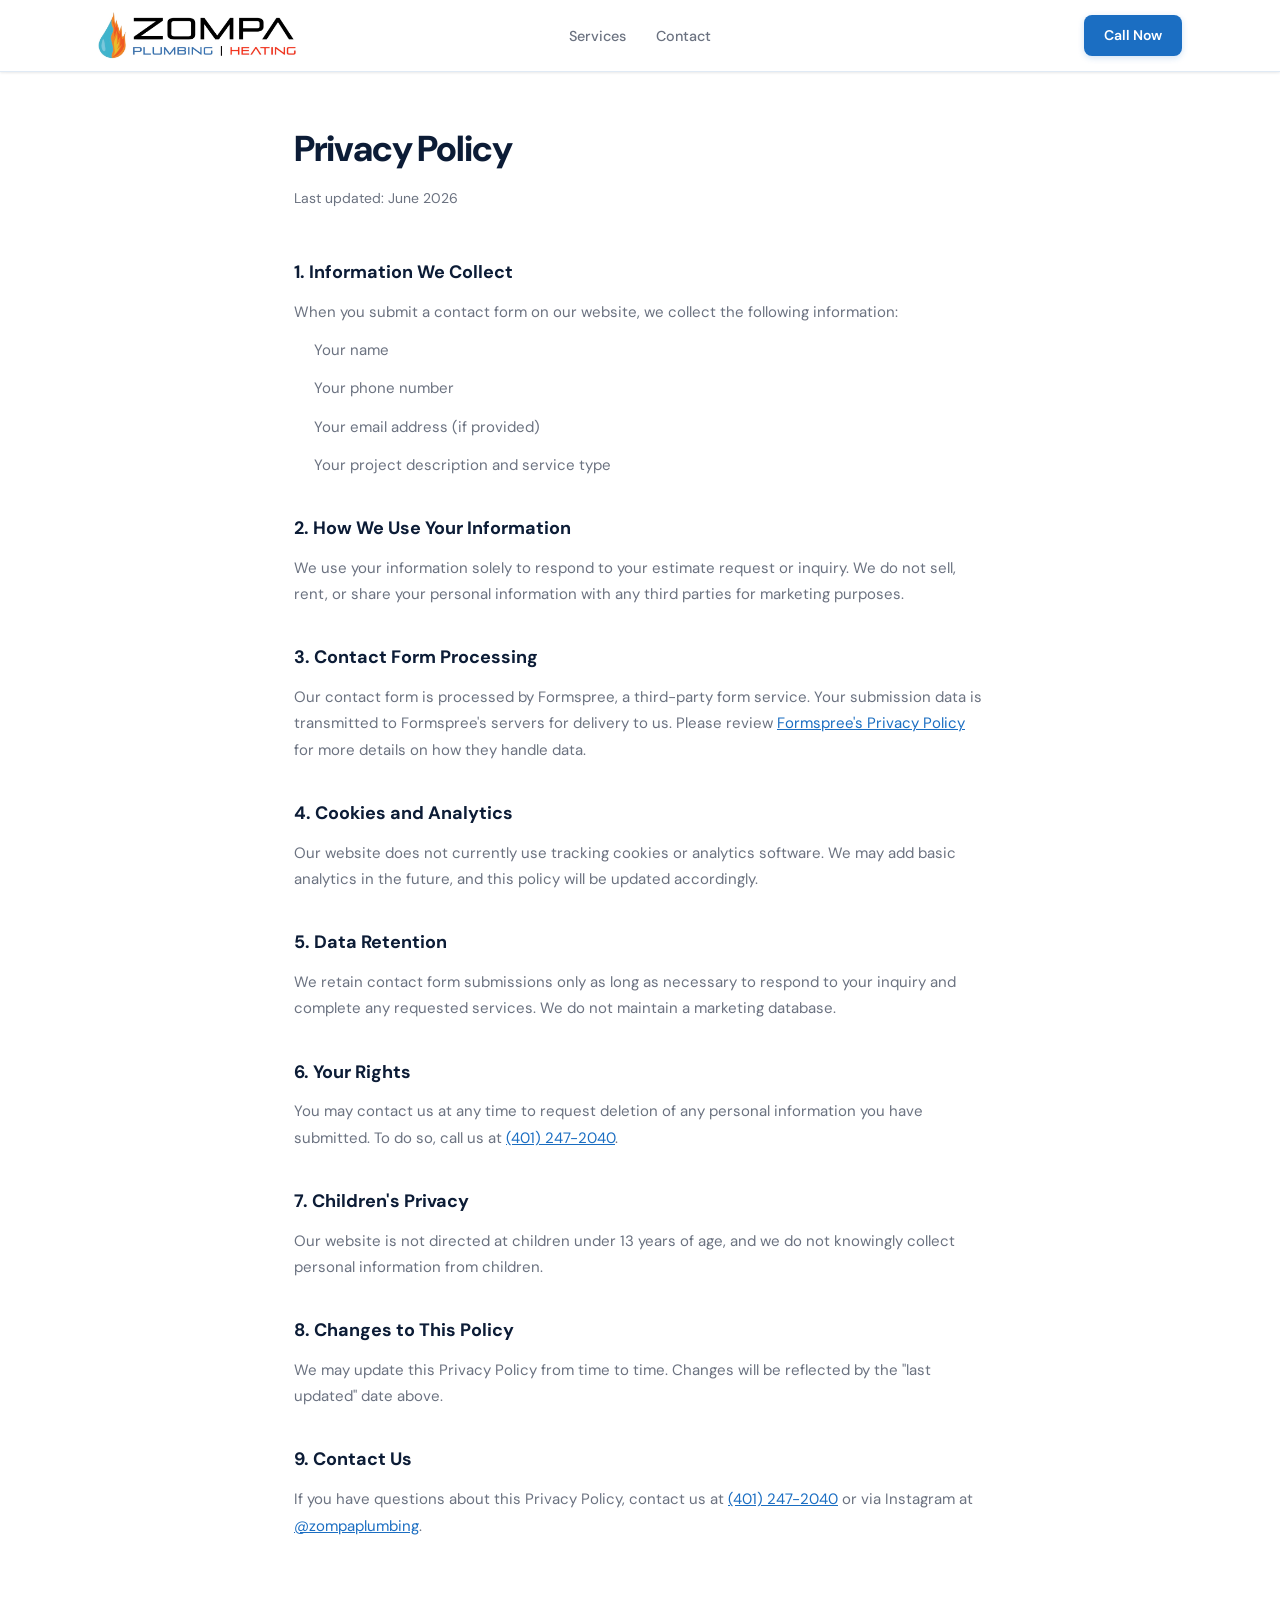
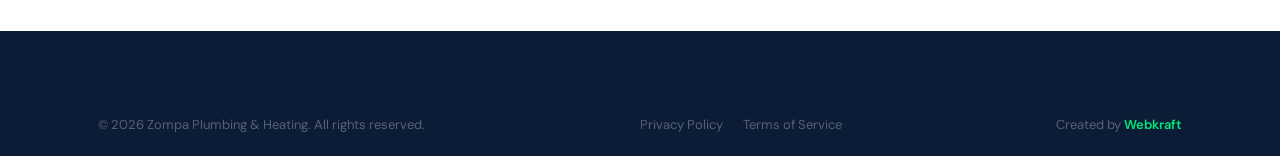
<file: privacy.html>
<!DOCTYPE html>
<html lang="en">
<head>
  <meta charset="UTF-8" />
  <meta name="viewport" content="width=device-width, initial-scale=1.0" />
  <title>Privacy Policy | Zompa Plumbing & Heating</title>
  <meta name="robots" content="noindex, follow" />
  <link rel="preconnect" href="https://fonts.googleapis.com" />
  <link rel="preconnect" href="https://fonts.gstatic.com" crossorigin />
  <link href="https://fonts.googleapis.com/css2?family=DM+Sans:wght@400;500;600;700;800&display=swap" rel="stylesheet" />
  <link rel="stylesheet" href="styles.css" />
  <style>
    .legal-page { padding: 120px 0 80px; max-width: 740px; margin: 0 auto; padding-left: 24px; padding-right: 24px; }
    .legal-page h1 { font-size: 2.25rem; font-weight: 800; letter-spacing: -0.03em; margin-bottom: 8px; }
    .legal-page .updated { font-size: 0.875rem; color: var(--text-muted); margin-bottom: 48px; }
    .legal-page h2 { font-size: 1.125rem; font-weight: 700; margin: 36px 0 12px; color: var(--text); }
    .legal-page p, .legal-page li { font-size: 0.9375rem; color: var(--text-muted); line-height: 1.75; margin-bottom: 12px; }
    .legal-page ul { padding-left: 1.25rem; margin-bottom: 12px; }
    .legal-page a { color: var(--blue); text-decoration: underline; }
  </style>
</head>
<body>
  <nav class="nav scrolled" aria-label="Main navigation">
    <div class="nav-inner">
      <a href="index.html" class="nav-logo">
        <img src="images/logo.png" alt="Zompa Plumbing & Heating" />
      </a>
      <ul class="nav-links" role="list">
        <li><a href="index.html#services">Services</a></li>
        <li><a href="index.html#contact">Contact</a></li>
      </ul>
      <div class="nav-right">
        <a href="tel:4012472040" class="nav-cta">Call Now</a>
      </div>
    </div>
  </nav>

  <main class="legal-page">
    <h1>Privacy Policy</h1>
    <p class="updated">Last updated: June 2026</p>

    <h2>1. Information We Collect</h2>
    <p>When you submit a contact form on our website, we collect the following information:</p>
    <ul>
      <li>Your name</li>
      <li>Your phone number</li>
      <li>Your email address (if provided)</li>
      <li>Your project description and service type</li>
    </ul>

    <h2>2. How We Use Your Information</h2>
    <p>We use your information solely to respond to your estimate request or inquiry. We do not sell, rent, or share your personal information with any third parties for marketing purposes.</p>

    <h2>3. Contact Form Processing</h2>
    <p>Our contact form is processed by Formspree, a third-party form service. Your submission data is transmitted to Formspree's servers for delivery to us. Please review <a href="https://formspree.io/legal/privacy-policy" target="_blank" rel="noopener noreferrer">Formspree's Privacy Policy</a> for more details on how they handle data.</p>

    <h2>4. Cookies and Analytics</h2>
    <p>Our website does not currently use tracking cookies or analytics software. We may add basic analytics in the future, and this policy will be updated accordingly.</p>

    <h2>5. Data Retention</h2>
    <p>We retain contact form submissions only as long as necessary to respond to your inquiry and complete any requested services. We do not maintain a marketing database.</p>

    <h2>6. Your Rights</h2>
    <p>You may contact us at any time to request deletion of any personal information you have submitted. To do so, call us at <a href="tel:4012472040">(401) 247-2040</a>.</p>

    <h2>7. Children's Privacy</h2>
    <p>Our website is not directed at children under 13 years of age, and we do not knowingly collect personal information from children.</p>

    <h2>8. Changes to This Policy</h2>
    <p>We may update this Privacy Policy from time to time. Changes will be reflected by the "last updated" date above.</p>

    <h2>9. Contact Us</h2>
    <p>If you have questions about this Privacy Policy, contact us at <a href="tel:4012472040">(401) 247-2040</a> or via Instagram at <a href="https://instagram.com/zompaplumbing" target="_blank" rel="noopener noreferrer">@zompaplumbing</a>.</p>
  </main>

  <footer class="footer" style="margin-top:0;" aria-label="Site footer">
    <div class="container">
      <div class="footer-bottom">
        <p>&copy; <span id="year2"></span> Zompa Plumbing &amp; Heating. All rights reserved.</p>
        <div class="footer-bottom-links">
          <a href="privacy.html">Privacy Policy</a>
          <a href="terms.html">Terms of Service</a>
        </div>
        <div class="footer-webkraft">Created by <span>Webkraft</span></div>
      </div>
    </div>
  </footer>
  <script>document.getElementById('year2').textContent = new Date().getFullYear();</script>
</body>
</html>
</file>
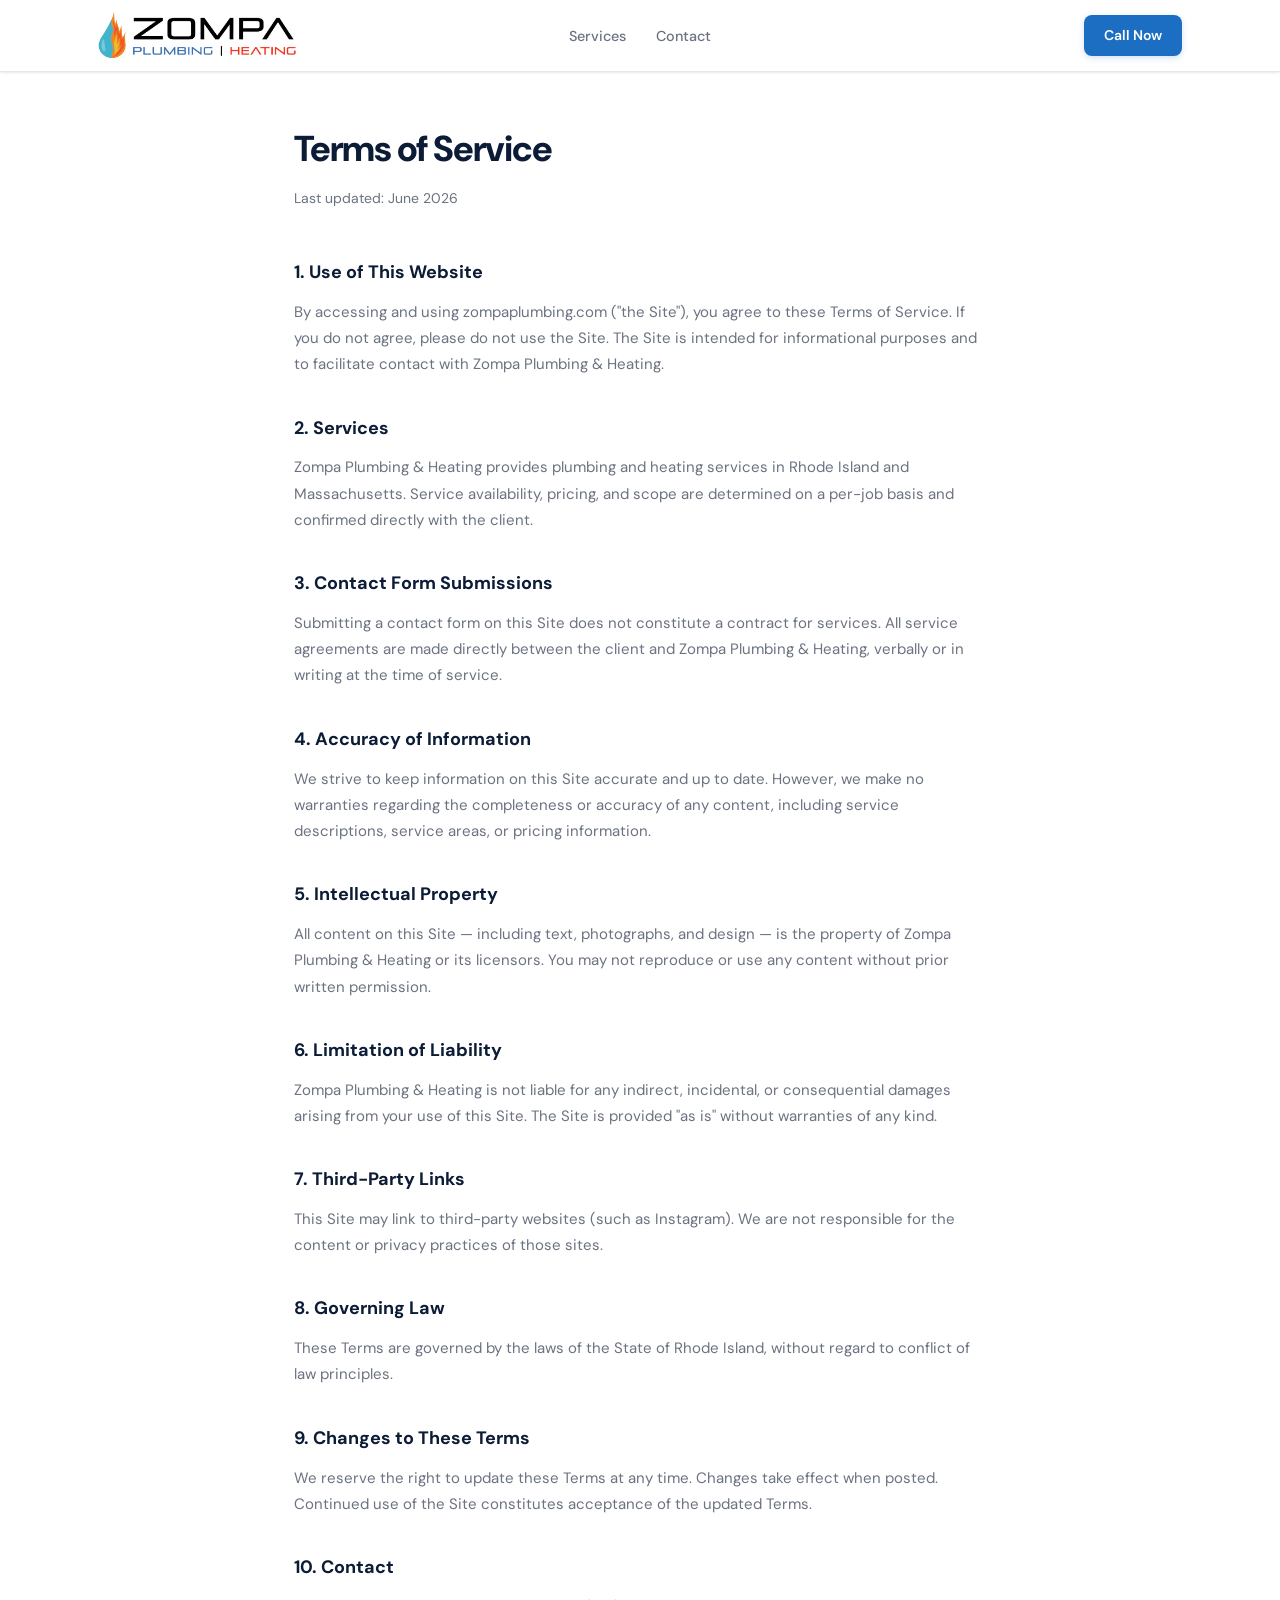
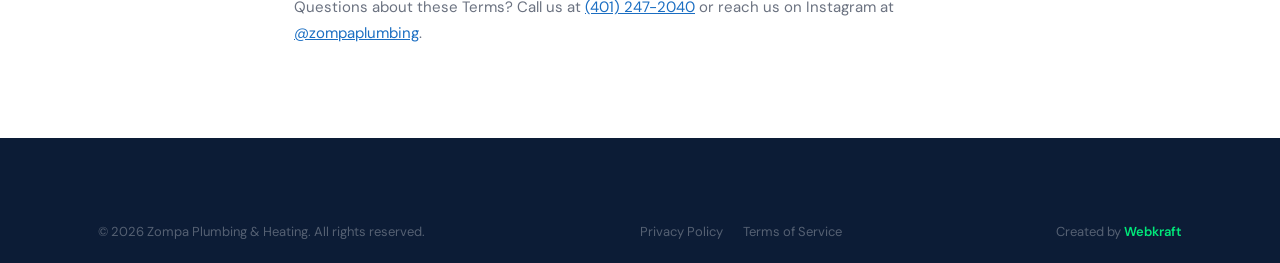
<file: terms.html>
<!DOCTYPE html>
<html lang="en">
<head>
  <meta charset="UTF-8" />
  <meta name="viewport" content="width=device-width, initial-scale=1.0" />
  <title>Terms of Service | Zompa Plumbing & Heating</title>
  <meta name="robots" content="noindex, follow" />
  <link rel="preconnect" href="https://fonts.googleapis.com" />
  <link rel="preconnect" href="https://fonts.gstatic.com" crossorigin />
  <link href="https://fonts.googleapis.com/css2?family=DM+Sans:wght@400;500;600;700;800&display=swap" rel="stylesheet" />
  <link rel="stylesheet" href="styles.css" />
  <style>
    .legal-page { padding: 120px 0 80px; max-width: 740px; margin: 0 auto; padding-left: 24px; padding-right: 24px; }
    .legal-page h1 { font-size: 2.25rem; font-weight: 800; letter-spacing: -0.03em; margin-bottom: 8px; }
    .legal-page .updated { font-size: 0.875rem; color: var(--text-muted); margin-bottom: 48px; }
    .legal-page h2 { font-size: 1.125rem; font-weight: 700; margin: 36px 0 12px; color: var(--text); }
    .legal-page p, .legal-page li { font-size: 0.9375rem; color: var(--text-muted); line-height: 1.75; margin-bottom: 12px; }
    .legal-page ul { padding-left: 1.25rem; margin-bottom: 12px; }
    .legal-page a { color: var(--blue); text-decoration: underline; }
  </style>
</head>
<body>
  <nav class="nav scrolled" aria-label="Main navigation">
    <div class="nav-inner">
      <a href="index.html" class="nav-logo">
        <img src="images/logo.png" alt="Zompa Plumbing & Heating" />
      </a>
      <ul class="nav-links" role="list">
        <li><a href="index.html#services">Services</a></li>
        <li><a href="index.html#contact">Contact</a></li>
      </ul>
      <div class="nav-right">
        <a href="tel:4012472040" class="nav-cta">Call Now</a>
      </div>
    </div>
  </nav>

  <main class="legal-page">
    <h1>Terms of Service</h1>
    <p class="updated">Last updated: June 2026</p>

    <h2>1. Use of This Website</h2>
    <p>By accessing and using zompaplumbing.com ("the Site"), you agree to these Terms of Service. If you do not agree, please do not use the Site. The Site is intended for informational purposes and to facilitate contact with Zompa Plumbing &amp; Heating.</p>

    <h2>2. Services</h2>
    <p>Zompa Plumbing &amp; Heating provides plumbing and heating services in Rhode Island and Massachusetts. Service availability, pricing, and scope are determined on a per-job basis and confirmed directly with the client.</p>

    <h2>3. Contact Form Submissions</h2>
    <p>Submitting a contact form on this Site does not constitute a contract for services. All service agreements are made directly between the client and Zompa Plumbing &amp; Heating, verbally or in writing at the time of service.</p>

    <h2>4. Accuracy of Information</h2>
    <p>We strive to keep information on this Site accurate and up to date. However, we make no warranties regarding the completeness or accuracy of any content, including service descriptions, service areas, or pricing information.</p>

    <h2>5. Intellectual Property</h2>
    <p>All content on this Site — including text, photographs, and design — is the property of Zompa Plumbing &amp; Heating or its licensors. You may not reproduce or use any content without prior written permission.</p>

    <h2>6. Limitation of Liability</h2>
    <p>Zompa Plumbing &amp; Heating is not liable for any indirect, incidental, or consequential damages arising from your use of this Site. The Site is provided "as is" without warranties of any kind.</p>

    <h2>7. Third-Party Links</h2>
    <p>This Site may link to third-party websites (such as Instagram). We are not responsible for the content or privacy practices of those sites.</p>

    <h2>8. Governing Law</h2>
    <p>These Terms are governed by the laws of the State of Rhode Island, without regard to conflict of law principles.</p>

    <h2>9. Changes to These Terms</h2>
    <p>We reserve the right to update these Terms at any time. Changes take effect when posted. Continued use of the Site constitutes acceptance of the updated Terms.</p>

    <h2>10. Contact</h2>
    <p>Questions about these Terms? Call us at <a href="tel:4012472040">(401) 247-2040</a> or reach us on Instagram at <a href="https://instagram.com/zompaplumbing" target="_blank" rel="noopener noreferrer">@zompaplumbing</a>.</p>
  </main>

  <footer class="footer" style="margin-top:0;" aria-label="Site footer">
    <div class="container">
      <div class="footer-bottom">
        <p>&copy; <span id="year3"></span> Zompa Plumbing &amp; Heating. All rights reserved.</p>
        <div class="footer-bottom-links">
          <a href="privacy.html">Privacy Policy</a>
          <a href="terms.html">Terms of Service</a>
        </div>
        <div class="footer-webkraft">Created by <span>Webkraft</span></div>
      </div>
    </div>
  </footer>
  <script>document.getElementById('year3').textContent = new Date().getFullYear();</script>
</body>
</html>
</file>
<file: styles.css>
/* =============================================
   ZOMPA PLUMBING & HEATING — Light Theme
   ============================================= */

/* === TOKENS === */
:root {
  --bg: #ffffff;
  --bg-section: #f0f6ff;
  --bg-card: #ffffff;
  --bg-elevated: #f4f8fe;

  --blue: #1b6ec2;
  --blue-mid: #2480d4;
  --blue-light: #e8f2fd;
  --blue-glow: rgba(27, 110, 194, 0.12);

  --red: #dc3726;
  --red-light: #fff0ee;
  --red-glow: rgba(220, 55, 38, 0.12);

  --navy: #0c1c36;
  --navy-mid: #1a3256;

  --text: #0c1c36;
  --text-body: #374151;
  --text-muted: #6b7280;
  --text-light: #9ca3af;

  --border: #e0eaf5;
  --border-dark: #c7d8ed;

  --nav-height: 72px;
  --radius: 10px;
  --radius-lg: 16px;
  --shadow-sm: 0 1px 3px rgba(0,0,0,0.06), 0 1px 2px rgba(0,0,0,0.04);
  --shadow-md: 0 4px 16px rgba(0,0,0,0.08), 0 2px 6px rgba(0,0,0,0.04);
  --shadow-lg: 0 8px 32px rgba(0,0,0,0.10), 0 4px 12px rgba(0,0,0,0.05);
}

/* === RESET === */
*, *::before, *::after { box-sizing: border-box; margin: 0; padding: 0; }
html, body { overflow-x: hidden; scroll-behavior: smooth; }
html { font-size: 16px; }
body {
  background: var(--bg);
  color: var(--text);
  font-family: 'DM Sans', -apple-system, BlinkMacSystemFont, 'Segoe UI', sans-serif;
  font-size: 1rem;
  line-height: 1.6;
  -webkit-font-smoothing: antialiased;
}
img { display: block; max-width: 100%; }
a { color: inherit; text-decoration: none; }
button { cursor: pointer; border: none; background: none; font-family: inherit; }
ul { list-style: none; }

/* === IAB BANNER === */
#iab-banner {
  display: none;
  position: fixed;
  top: 0; left: 0; right: 0;
  z-index: 9999;
  background: #0d1a30;
  color: #fff;
  padding: 10px 16px;
  font-size: 0.875rem;
  line-height: 1.4;
  align-items: center;
  justify-content: space-between;
  gap: 12px;
  box-shadow: 0 2px 8px rgba(0,0,0,0.4);
  font-family: system-ui, sans-serif;
}
#iab-banner-close {
  background: none;
  border: none;
  color: #fff;
  font-size: 1.125rem;
  cursor: pointer;
  padding: 0 4px;
  flex-shrink: 0;
  line-height: 1;
}

/* === UTILITY === */
.section { padding: 128px 0; }
.section-blue { background: var(--bg-section); }
.container { max-width: 1180px; margin: 0 auto; padding: 0 48px; }
.section-label {
  font-size: 0.8125rem;
  font-weight: 700;
  letter-spacing: 0.1em;
  text-transform: uppercase;
  color: var(--blue);
  display: block;
  margin-bottom: 14px;
}
.section-title {
  font-size: clamp(1.875rem, 4vw, 2.875rem);
  font-weight: 800;
  line-height: 1.15;
  letter-spacing: -0.03em;
  color: var(--navy);
}
.section-sub {
  font-size: 1.0625rem;
  color: var(--text-muted);
  max-width: 560px;
  margin-top: 18px;
  line-height: 1.7;
}

/* === BUTTONS === */
.btn {
  display: inline-flex;
  align-items: center;
  gap: 8px;
  padding: 13px 26px;
  border-radius: 8px;
  font-size: 0.9375rem;
  font-weight: 600;
  transition: all 0.2s ease;
  cursor: pointer;
  white-space: nowrap;
}
.btn-primary {
  background: var(--blue);
  color: #fff;
  box-shadow: 0 2px 8px rgba(27,110,194,0.25);
}
.btn-primary:hover {
  background: var(--navy-mid);
  transform: translateY(-1px);
  box-shadow: 0 6px 20px rgba(27,110,194,0.3);
}
.btn-outline {
  background: transparent;
  color: var(--navy);
  border: 1.5px solid var(--border-dark);
}
.btn-outline:hover {
  border-color: var(--blue);
  color: var(--blue);
  transform: translateY(-1px);
}
.btn-red {
  background: var(--red);
  color: #fff;
  box-shadow: 0 2px 8px rgba(220,55,38,0.25);
}
.btn-red:hover {
  background: #b72d1e;
  transform: translateY(-1px);
  box-shadow: 0 6px 20px rgba(220,55,38,0.3);
}

/* === NAV === */
.nav {
  position: fixed;
  top: 0; left: 0; right: 0;
  z-index: 100;
  height: var(--nav-height);
  background: rgba(255,255,255,0.96);
  backdrop-filter: blur(12px);
  -webkit-backdrop-filter: blur(12px);
  border-bottom: 1px solid transparent;
  transition: border-color 0.3s ease, box-shadow 0.3s ease;
}
.nav.scrolled {
  border-bottom-color: var(--border);
  box-shadow: var(--shadow-sm);
}
.nav-inner {
  max-width: 1180px;
  margin: 0 auto;
  padding: 0 48px;
  width: 100%;
  height: 100%;
  display: grid;
  grid-template-columns: 1fr auto 1fr;
  align-items: center;
}
.nav-logo img {
  height: 48px;
  width: auto;
  display: block;
}
.nav-links {
  display: flex;
  align-items: center;
  gap: 30px;
}
.nav-links a {
  font-size: 0.9rem;
  font-weight: 500;
  color: var(--text-muted);
  transition: color 0.2s;
}
.nav-links a:hover { color: var(--navy); }
.nav-right {
  display: flex;
  align-items: center;
  justify-content: flex-end;
  gap: 12px;
}
.nav-phone {
  display: flex;
  align-items: center;
  gap: 7px;
  font-size: 0.875rem;
  font-weight: 600;
  color: var(--text-muted);
  transition: color 0.2s;
  margin-left: 24px;
}
.nav-phone:hover { color: var(--blue); }
.nav-cta {
  background: var(--blue);
  color: #fff;
  padding: 9px 20px;
  border-radius: 8px;
  font-size: 0.875rem;
  font-weight: 600;
  transition: all 0.2s;
  box-shadow: 0 2px 6px rgba(27,110,194,0.2);
}
.nav-cta:hover {
  background: var(--navy-mid);
  transform: translateY(-1px);
}
.hamburger {
  display: none;
  flex-direction: column;
  gap: 5px;
  cursor: pointer;
  padding: 4px;
}
.hamburger span {
  display: block;
  width: 22px;
  height: 2px;
  background: var(--navy);
  border-radius: 2px;
  transition: all 0.3s ease;
  transform-origin: center;
}
.hamburger.open span:nth-child(1) { transform: translate(0, 7px) rotate(45deg); }
.hamburger.open span:nth-child(2) { opacity: 0; }
.hamburger.open span:nth-child(3) { transform: translate(0, -7px) rotate(-45deg); }

.mobile-menu {
  display: none;
  position: fixed;
  top: var(--nav-height);
  left: 0; right: 0;
  background: #fff;
  border-bottom: 1px solid var(--border);
  box-shadow: var(--shadow-md);
  z-index: 99;
  padding: 16px 24px 24px;
  flex-direction: column;
  gap: 2px;
}
.mobile-menu.open { display: flex; }
.mobile-menu a {
  padding: 12px 0;
  font-size: 1rem;
  font-weight: 500;
  color: var(--text-muted);
  border-bottom: 1px solid var(--border);
  transition: color 0.2s;
}
.mobile-menu a:hover { color: var(--navy); }
.mobile-menu-phone {
  padding: 16px 0 4px;
  font-size: 1.125rem;
  font-weight: 700;
  color: var(--blue) !important;
  border-bottom: none !important;
}
.mobile-menu-cta {
  margin-top: 12px;
  background: var(--blue);
  color: #fff !important;
  border: none !important;
  border-radius: 8px;
  text-align: center;
  padding: 14px 0 !important;
  font-weight: 600 !important;
}

/* Mobile phone centered in nav */
.nav-mobile-phone {
  display: none;
  position: absolute;
  left: 65%;
  transform: translateX(-50%);
  font-size: 0.875rem;
  font-weight: 700;
  color: var(--blue);
}

/* === HERO === */
.hero {
  min-height: 100vh;
  display: flex;
  align-items: center;
  background: linear-gradient(135deg, #f0f6ff 0%, #ffffff 60%);
  padding-top: var(--nav-height);
  position: relative;
  overflow: hidden;
}
.hero::before {
  content: '';
  position: absolute;
  top: -120px; right: -80px;
  width: 600px; height: 600px;
  background: radial-gradient(circle, rgba(27,110,194,0.07) 0%, transparent 70%);
  pointer-events: none;
}
.hero::after {
  content: '';
  position: absolute;
  bottom: -80px; left: -60px;
  width: 400px; height: 400px;
  background: radial-gradient(circle, rgba(220,55,38,0.05) 0%, transparent 70%);
  pointer-events: none;
}
.hero-inner {
  max-width: 1180px;
  margin: 0 auto;
  padding: 60px 48px 80px;
  display: grid;
  grid-template-columns: 1fr 1fr;
  gap: 72px;
  align-items: center;
  position: relative;
  z-index: 2;
}
.hero-badge {
  display: inline-flex;
  align-items: center;
  gap: 8px;
  background: var(--blue-light);
  border: 1.5px solid rgba(27,110,194,0.2);
  border-radius: 8px;
  padding: 8px 16px;
  font-size: 0.8125rem;
  font-weight: 700;
  color: var(--blue);
  letter-spacing: 0.02em;
  margin-bottom: 24px;
}
.hero-title {
  font-size: clamp(2.25rem, 5vw, 3.75rem);
  font-weight: 800;
  line-height: 1.1;
  letter-spacing: -0.035em;
  color: var(--navy);
  margin-bottom: 20px;
}
.hero-title .blue { color: var(--blue); }
.hero-title .red { color: var(--red); }
.hero-sub {
  font-size: 1.0625rem;
  color: var(--text-muted);
  line-height: 1.7;
  margin-bottom: 36px;
  max-width: 480px;
}
.hero-actions {
  display: flex;
  align-items: center;
  gap: 12px;
  flex-wrap: wrap;
  margin-bottom: 44px;
}
.hero-trust {
  display: flex;
  flex-wrap: wrap;
  gap: 16px;
}
.hero-trust-pill {
  display: flex;
  align-items: center;
  gap: 7px;
  font-size: 0.8125rem;
  font-weight: 600;
  color: var(--text-muted);
  background: #fff;
  border: 1px solid var(--border);
  border-radius: 100px;
  padding: 6px 14px;
  box-shadow: var(--shadow-sm);
}
.hero-trust-pill svg { color: var(--blue); }

/* Hero image side */
.hero-visual {
  position: relative;
}
.hero-img-card {
  border-radius: 20px;
  overflow: hidden;
  box-shadow: var(--shadow-lg);
  position: relative;
}
.hero-img-card img {
  width: 100%;
  height: 520px;
  object-fit: cover;
  object-position: center top;
  display: block;
}
.hero-img-badge {
  position: absolute;
  bottom: 20px;
  left: 20px;
  background: rgba(255,255,255,0.95);
  backdrop-filter: blur(8px);
  border-radius: 12px;
  padding: 14px 18px;
  display: flex;
  align-items: center;
  gap: 12px;
  box-shadow: var(--shadow-md);
}
.hero-img-badge-icon {
  width: 40px; height: 40px;
  background: var(--blue-light);
  border-radius: 10px;
  display: flex; align-items: center; justify-content: center;
  color: var(--blue);
}
.hero-img-badge strong {
  display: block;
  font-size: 0.9375rem;
  font-weight: 700;
  color: var(--navy);
}
.hero-img-badge span {
  font-size: 0.8125rem;
  color: var(--text-muted);
}
.hero-float-stat {
  position: absolute;
  top: 24px;
  right: -20px;
  background: #fff;
  border-radius: 12px;
  padding: 14px 18px;
  box-shadow: var(--shadow-md);
  text-align: center;
  border: 1px solid var(--border);
}
.hero-float-stat-num {
  font-size: 1.625rem;
  font-weight: 800;
  color: var(--red);
  letter-spacing: -0.03em;
  line-height: 1;
}
.hero-float-stat-label {
  font-size: 0.75rem;
  color: var(--text-muted);
  font-weight: 500;
  margin-top: 3px;
}

/* === TRUST BAR === */
.trust-bar {
  background: var(--navy);
  padding: 0;
}
.trust-bar-inner {
  max-width: 1180px;
  margin: 0 auto;
  padding: 0 24px;
  display: grid;
  grid-template-columns: repeat(4, 1fr);
}
.trust-item {
  display: flex;
  align-items: center;
  gap: 14px;
  padding: 24px 20px;
  border-right: 1px solid rgba(255,255,255,0.08);
}
.trust-item:first-child { padding-left: 0; }
.trust-item:last-child { border-right: none; }
.trust-icon {
  width: 42px; height: 42px;
  background: rgba(255,255,255,0.08);
  border-radius: 10px;
  display: flex; align-items: center; justify-content: center;
  color: #60a5fa;
  flex-shrink: 0;
}
.trust-text strong {
  display: block;
  font-size: 0.9375rem;
  font-weight: 700;
  color: #fff;
  line-height: 1.2;
}
.trust-text span {
  font-size: 0.8rem;
  color: rgba(255,255,255,0.55);
}

/* === SERVICES === */
.services-grid {
  display: grid;
  grid-template-columns: 1fr 1fr;
  gap: 24px;
  margin-top: 56px;
}
.service-card {
  background: var(--bg-card);
  border: 1.5px solid var(--border);
  border-radius: var(--radius-lg);
  padding: 36px;
  box-shadow: var(--shadow-sm);
  transition: border-color 0.25s, box-shadow 0.25s, transform 0.25s;
}
.service-card:hover {
  border-color: var(--blue);
  box-shadow: var(--shadow-md), 0 0 0 1px rgba(27,110,194,0.08);
  transform: translateY(-2px);
}
.service-card.heating-card:hover {
  border-color: var(--red);
  box-shadow: var(--shadow-md), 0 0 0 1px rgba(220,55,38,0.08);
}
.service-card-icon {
  width: 52px; height: 52px;
  background: var(--blue-light);
  border-radius: 12px;
  display: flex; align-items: center; justify-content: center;
  color: var(--blue);
  margin-bottom: 20px;
}
.heating-card .service-card-icon {
  background: var(--red-light);
  color: var(--red);
}
.service-card h3 {
  font-size: 1.375rem;
  font-weight: 800;
  letter-spacing: -0.02em;
  color: var(--navy);
  margin-bottom: 8px;
}
.service-card-desc {
  font-size: 0.9375rem;
  color: var(--text-muted);
  margin-bottom: 24px;
  line-height: 1.65;
}
.service-list {
  display: flex;
  flex-direction: column;
  gap: 10px;
}
.service-list li {
  display: flex;
  align-items: flex-start;
  gap: 10px;
  font-size: 0.9375rem;
  color: var(--text-body);
}
.service-list li svg { color: var(--blue); flex-shrink: 0; margin-top: 3px; }
.heating-card .service-list li svg { color: var(--red); }
.service-emergency {
  margin-top: 24px;
  padding-top: 20px;
  border-top: 1px solid var(--border);
  display: flex;
  align-items: center;
  gap: 8px;
  font-size: 0.875rem;
  font-weight: 700;
  color: var(--red);
}

/* === ABOUT === */
.about-grid {
  display: grid;
  grid-template-columns: 1fr 1fr;
  gap: 80px;
  align-items: center;
}
.about-text { padding-top: 8px; }
.about-text h2 {
  font-size: clamp(1.875rem, 3.5vw, 2.75rem);
  font-weight: 800;
  letter-spacing: -0.03em;
  line-height: 1.15;
  color: var(--navy);
  margin-bottom: 20px;
}
.about-text h2 em {
  font-style: normal;
  color: var(--blue);
}
.about-text p {
  font-size: 1rem;
  color: var(--text-muted);
  line-height: 1.75;
  margin-bottom: 14px;
}
.about-stats {
  display: grid;
  grid-template-columns: 1fr 1fr;
  gap: 16px;
  margin-top: 36px;
}
.stat-card {
  background: var(--bg-elevated);
  border: 1px solid var(--border);
  border-radius: var(--radius);
  padding: 20px;
}
.stat-num {
  font-size: 2rem;
  font-weight: 800;
  letter-spacing: -0.03em;
  color: var(--blue);
  line-height: 1;
  margin-bottom: 4px;
}
.stat-card.red-stat .stat-num { color: var(--red); }
.stat-label {
  font-size: 0.8125rem;
  color: var(--text-muted);
  font-weight: 500;
}
.about-image {
  position: relative;
  border-radius: var(--radius-lg);
  overflow: visible;
}
.about-image-main {
  border-radius: var(--radius-lg);
  overflow: hidden;
  box-shadow: var(--shadow-lg);
}
.about-image-main img {
  width: 100%;
  height: 520px;
  object-fit: cover;
  object-position: center;
  display: block;
}
.about-image-badge {
  position: absolute;
  bottom: -20px;
  right: -20px;
  background: #fff;
  border: 1px solid var(--border);
  border-radius: 12px;
  padding: 16px 20px;
  display: flex;
  align-items: center;
  gap: 12px;
  box-shadow: var(--shadow-md);
}
.about-image-badge svg { color: var(--blue); }
.about-image-badge strong {
  display: block;
  font-size: 0.9375rem;
  font-weight: 700;
  color: var(--navy);
}
.about-image-badge span { font-size: 0.8rem; color: var(--text-muted); }

/* === GALLERY === */
.gallery-filters {
  display: flex;
  align-items: center;
  gap: 8px;
  margin-top: 40px;
  flex-wrap: wrap;
}
.filter-btn {
  padding: 8px 18px;
  border-radius: 100px;
  font-size: 0.875rem;
  font-weight: 600;
  color: var(--text-muted);
  background: var(--bg-elevated);
  border: 1.5px solid var(--border);
  transition: all 0.2s;
  cursor: pointer;
}
.filter-btn.active, .filter-btn:hover {
  background: var(--blue);
  color: #fff;
  border-color: var(--blue);
}
.gallery-grid {
  display: grid;
  grid-template-columns: repeat(4, 1fr);
  gap: 14px;
  margin-top: 24px;
}
.gallery-item {
  position: relative;
  border-radius: var(--radius);
  overflow: hidden;
  cursor: pointer;
  aspect-ratio: 4/3;
  background: var(--bg-elevated);
  box-shadow: var(--shadow-sm);
}
.gallery-item img {
  width: 100%;
  height: 100%;
  object-fit: cover;
  transition: transform 0.4s ease;
}
.gallery-item:hover img { transform: scale(1.06); }
.gallery-item-overlay {
  position: absolute;
  inset: 0;
  background: linear-gradient(to top, rgba(12,28,54,0.75) 0%, transparent 50%);
  opacity: 0;
  transition: opacity 0.3s;
  display: flex;
  align-items: flex-end;
  padding: 14px;
}
.gallery-item:hover .gallery-item-overlay { opacity: 1; }
.gallery-item-label { font-size: 0.8125rem; font-weight: 600; color: #fff; }
.gallery-item-cat {
  display: inline-block;
  background: var(--blue);
  color: #fff;
  font-size: 0.6875rem;
  font-weight: 700;
  letter-spacing: 0.06em;
  text-transform: uppercase;
  padding: 3px 8px;
  border-radius: 4px;
  margin-bottom: 5px;
}
.gallery-item-cat.cat-heating { background: var(--red); }
.gallery-item-cat.cat-commercial { background: var(--navy-mid); }

/* === LIGHTBOX === */
.lightbox {
  display: none;
  position: fixed;
  inset: 0;
  z-index: 200;
  background: rgba(0,0,0,0.9);
  align-items: center;
  justify-content: center;
}
.lightbox.open { display: flex; }
.lightbox-content {
  position: relative;
  max-width: 90vw;
  max-height: 90vh;
}
.lightbox-content img {
  max-width: 90vw;
  max-height: 85vh;
  width: auto;
  height: auto;
  display: block;
  border-radius: 8px;
}
.lb-close {
  position: absolute;
  top: -44px; right: 0;
  background: rgba(255,255,255,0.15);
  border: 1px solid rgba(255,255,255,0.25);
  color: #fff;
  width: 36px; height: 36px;
  border-radius: 50%;
  display: flex; align-items: center; justify-content: center;
  cursor: pointer;
  font-size: 1rem;
  transition: background 0.2s;
}
.lb-close:hover { background: rgba(255,255,255,0.25); }
.lb-nav {
  position: absolute;
  top: 50%; transform: translateY(-50%);
  background: rgba(255,255,255,0.15);
  border: 1px solid rgba(255,255,255,0.25);
  color: #fff;
  width: 44px; height: 44px;
  border-radius: 50%;
  display: flex; align-items: center; justify-content: center;
  cursor: pointer;
  transition: background 0.2s;
}
.lb-nav:hover { background: rgba(255,255,255,0.25); }
.lb-prev { left: -60px; }
.lb-next { right: -60px; }
.lb-caption {
  text-align: center;
  margin-top: 14px;
  font-size: 0.875rem;
  color: rgba(255,255,255,0.55);
}

/* === SERVICE AREA === */
.area-grid {
  display: grid;
  grid-template-columns: 1fr 1fr;
  gap: 24px;
  margin-top: 56px;
}
.area-card {
  background: var(--bg-card);
  border: 1.5px solid var(--border);
  border-radius: var(--radius-lg);
  padding: 36px;
  box-shadow: var(--shadow-sm);
}
.area-card-header {
  display: flex;
  align-items: center;
  gap: 14px;
  margin-bottom: 20px;
}
.area-card-icon {
  width: 48px; height: 48px;
  background: var(--blue-light);
  border-radius: 10px;
  display: flex; align-items: center; justify-content: center;
  color: var(--blue);
}
.area-card h3 {
  font-size: 1.25rem;
  font-weight: 800;
  color: var(--navy);
}
.area-card p {
  font-size: 0.9375rem;
  color: var(--text-muted);
  line-height: 1.7;
  margin-bottom: 16px;
}
.area-license {
  display: inline-flex;
  align-items: center;
  gap: 8px;
  background: var(--blue-light);
  color: var(--blue);
  font-size: 0.8125rem;
  font-weight: 700;
  padding: 8px 14px;
  border-radius: 8px;
  margin-top: 4px;
}

/* === FAQ === */
.faq-list {
  max-width: 760px;
  margin: 56px auto 0;
}
.faq-item {
  border: 1.5px solid var(--border);
  border-radius: var(--radius);
  margin-bottom: 10px;
  background: var(--bg-card);
  overflow: hidden;
  box-shadow: var(--shadow-sm);
}
.faq-q {
  width: 100%;
  display: flex;
  justify-content: space-between;
  align-items: center;
  padding: 20px 22px;
  text-align: left;
  font-size: 1rem;
  font-weight: 600;
  color: var(--navy);
  cursor: pointer;
  gap: 16px;
  transition: color 0.2s;
  background: none;
  border: none;
  font-family: inherit;
}
.faq-q:hover { color: var(--blue); }
.faq-icon { color: var(--blue); flex-shrink: 0; transition: transform 0.3s ease; }
.faq-item.open .faq-icon { transform: rotate(45deg); }
.faq-a { max-height: 0; overflow: hidden; transition: max-height 0.3s ease; }
.faq-item.open .faq-a { max-height: 300px; }
.faq-a-inner {
  padding: 0 22px 20px;
  font-size: 0.9375rem;
  color: var(--text-muted);
  line-height: 1.7;
  border-top: 1px solid var(--border);
  padding-top: 16px;
}

/* === CONTACT === */
.contact-grid {
  display: grid;
  grid-template-columns: 1fr 1.4fr;
  gap: 64px;
  margin-top: 56px;
  align-items: start;
}
.contact-info-list {
  display: flex;
  flex-direction: column;
  gap: 20px;
}
.contact-info-item {
  display: flex;
  align-items: flex-start;
  gap: 14px;
}
.contact-info-icon {
  width: 44px; height: 44px;
  background: var(--blue-light);
  border-radius: 10px;
  display: flex; align-items: center; justify-content: center;
  color: var(--blue);
  flex-shrink: 0;
}
.contact-info-text strong {
  display: block;
  font-size: 0.875rem;
  font-weight: 700;
  color: var(--navy);
  margin-bottom: 2px;
}
.contact-info-text span { font-size: 0.9375rem; color: var(--text-muted); }
.contact-info-text a { color: var(--text-muted); transition: color 0.2s; }
.contact-info-text a:hover { color: var(--blue); }

.contact-emergency {
  margin-top: 32px;
  background: #fff0ee;
  border: 1.5px solid rgba(220,55,38,0.2);
  border-radius: var(--radius);
  padding: 22px;
}
.contact-emergency-title {
  display: flex;
  align-items: center;
  gap: 8px;
  font-size: 1rem;
  font-weight: 800;
  color: var(--red);
  margin-bottom: 6px;
}
.contact-emergency p {
  font-size: 0.875rem;
  color: var(--text-muted);
  margin-bottom: 14px;
}
.contact-emergency .btn { width: 100%; justify-content: center; }

/* FORM */
.contact-form {
  background: var(--bg-card);
  border: 1.5px solid var(--border);
  border-radius: var(--radius-lg);
  padding: 36px;
  box-shadow: var(--shadow-md);
}
.contact-form h3 {
  font-size: 1.25rem;
  font-weight: 800;
  color: var(--navy);
  margin-bottom: 24px;
}
.form-row { display: grid; grid-template-columns: 1fr 1fr; gap: 14px; }
.form-group { display: flex; flex-direction: column; gap: 7px; margin-bottom: 14px; }
.form-group label {
  font-size: 0.8125rem;
  font-weight: 700;
  color: var(--navy);
  letter-spacing: 0.02em;
}
.form-group input, .form-group textarea {
  background: var(--bg-elevated);
  border: 1.5px solid var(--border);
  border-radius: 8px;
  padding: 12px 16px;
  font-size: 0.9375rem;
  color: var(--navy);
  font-family: inherit;
  transition: border-color 0.2s, box-shadow 0.2s;
  outline: none;
  width: 100%;
}
.form-group input:focus, .form-group textarea:focus {
  border-color: var(--blue);
  box-shadow: 0 0 0 3px rgba(27,110,194,0.1);
  background: #fff;
}
.form-group textarea { resize: vertical; min-height: 110px; }
.form-group input::placeholder, .form-group textarea::placeholder { color: var(--text-light); }

/* Custom Select */
.custom-select { position: relative; }
.custom-select-trigger {
  background: var(--bg-elevated);
  border: 1.5px solid var(--border);
  border-radius: 8px;
  padding: 12px 16px;
  font-size: 0.9375rem;
  color: var(--navy);
  cursor: pointer;
  display: flex;
  justify-content: space-between;
  align-items: center;
  transition: border-color 0.2s, box-shadow 0.2s;
  user-select: none;
}
.custom-select-trigger span { color: var(--text-light); }
.custom-select-trigger span.selected-value { color: var(--navy); }
.custom-select-trigger:hover, .custom-select.open .custom-select-trigger {
  border-color: var(--blue);
  box-shadow: 0 0 0 3px rgba(27,110,194,0.1);
}
.custom-select-trigger svg { color: var(--text-muted); transition: transform 0.2s; }
.custom-select.open .custom-select-trigger svg { transform: rotate(180deg); }
.custom-select-dropdown {
  display: none;
  position: absolute;
  top: calc(100% + 4px);
  left: 0; right: 0;
  background: #fff;
  border: 1.5px solid var(--border);
  border-radius: 8px;
  overflow: hidden;
  z-index: 50;
  box-shadow: var(--shadow-lg);
}
.custom-select.open .custom-select-dropdown { display: block; }
.custom-select-option {
  padding: 11px 16px;
  font-size: 0.9375rem;
  color: var(--text-body);
  cursor: pointer;
  transition: background 0.15s, color 0.15s;
}
.custom-select-option:hover { background: var(--blue-light); color: var(--blue); }
.custom-select-option.selected { color: var(--blue); font-weight: 600; background: var(--blue-light); }

.form-submit { width: 100%; justify-content: center; padding: 15px; font-size: 1rem; margin-top: 4px; }
.form-note { text-align: center; font-size: 0.8125rem; color: var(--text-light); margin-top: 10px; }
.form-success {
  display: none;
  background: #f0fdf4;
  border: 1.5px solid rgba(34,197,94,0.3);
  border-radius: 8px;
  padding: 16px;
  text-align: center;
  color: #16a34a;
  font-weight: 600;
  margin-top: 16px;
}

/* === FOOTER === */
.footer {
  background: var(--navy);
  padding: 64px 0 0;
}
.footer-grid {
  display: grid;
  grid-template-columns: 1.5fr 1fr 1fr 1fr;
  gap: 48px;
  padding-bottom: 48px;
  border-bottom: 1px solid rgba(255,255,255,0.08);
}
.footer-brand-logo { height: 44px; width: auto; margin-bottom: 14px; background: #fff; border-radius: 8px; padding: 4px 10px; }
.footer-brand p {
  font-size: 0.9rem;
  color: rgba(255,255,255,0.5);
  line-height: 1.7;
  max-width: 280px;
}
.footer-social {
  display: flex;
  gap: 10px;
  margin-top: 20px;
}
.footer-social a {
  width: 36px; height: 36px;
  background: rgba(255,255,255,0.07);
  border: 1px solid rgba(255,255,255,0.1);
  border-radius: 8px;
  display: flex; align-items: center; justify-content: center;
  color: rgba(255,255,255,0.5);
  transition: all 0.2s;
}
.footer-social a:hover { background: var(--blue); border-color: var(--blue); color: #fff; }
.footer-col h4 {
  font-size: 0.8125rem;
  font-weight: 700;
  letter-spacing: 0.08em;
  text-transform: uppercase;
  color: rgba(255,255,255,0.4);
  margin-bottom: 16px;
}
.footer-col ul li { margin-bottom: 10px; }
.footer-col ul li a {
  font-size: 0.9rem;
  color: rgba(255,255,255,0.5);
  transition: color 0.2s;
}
.footer-col ul li a:hover { color: #fff; }
.footer-bottom {
  padding: 20px 0;
  display: flex;
  justify-content: space-between;
  align-items: center;
  flex-wrap: wrap;
  gap: 12px;
}
.footer-bottom p { font-size: 0.8125rem; color: rgba(255,255,255,0.3); }
.footer-bottom-links { display: flex; gap: 20px; }
.footer-bottom-links a { font-size: 0.8125rem; color: rgba(255,255,255,0.3); transition: color 0.2s; }
.footer-bottom-links a:hover { color: rgba(255,255,255,0.6); }
.footer-webkraft { font-size: 0.8125rem; color: rgba(255,255,255,0.3); }
.footer-webkraft span { color: #00e87a; font-weight: 600; }

/* === SCROLL REVEAL === */
.reveal { opacity: 0; transform: translateY(24px); transition: opacity 0.6s ease, transform 0.6s ease; }
.reveal.visible { opacity: 1; transform: translateY(0); }
.reveal-delay-1 { transition-delay: 0.1s; }
.reveal-delay-2 { transition-delay: 0.2s; }
.reveal-delay-3 { transition-delay: 0.3s; }
.reveal-delay-4 { transition-delay: 0.4s; }

/* === RESPONSIVE === */
@media (max-width: 1100px) {
  .hero-float-stat { right: 0; }
  .footer-grid { grid-template-columns: 1fr 1fr; gap: 32px; }
}

@media (max-width: 1024px) {
  .nav-links { gap: 22px; }
  .nav-phone { display: none; }
  .hero-inner { grid-template-columns: 1fr; gap: 48px; }
  .hero-visual { max-width: 560px; margin: 0 auto; }
  .hero-float-stat { top: 16px; right: 16px; }
  .trust-bar-inner { grid-template-columns: repeat(2, 1fr); }
  .trust-item:nth-child(2) { border-right: none; }
  .trust-item:nth-child(3) { border-right: 1px solid rgba(255,255,255,0.08); border-top: 1px solid rgba(255,255,255,0.08); }
  .trust-item:nth-child(4) { border-right: none; border-top: 1px solid rgba(255,255,255,0.08); }
  .about-grid { grid-template-columns: 1fr; gap: 48px; }
  .about-image-badge { bottom: 16px; right: 16px; }
  .about-image-main img { height: 380px; }
}

@media (max-width: 768px) {
  :root { --nav-height: 64px; }
  .container { padding: 0 28px; }
  .nav-inner { padding: 0 28px; }
  .section { padding: 96px 0; }
  .nav-links { display: none; }
  .nav-cta { display: none; }
  .hamburger { display: flex; }
  .nav-mobile-phone { display: block; }
  .nav-inner { grid-template-columns: auto 1fr auto; }
  .nav-logo img { height: 40px; }
  .services-grid { grid-template-columns: 1fr; }
  .gallery-grid { grid-template-columns: repeat(2, 1fr); }
  .area-grid { grid-template-columns: 1fr; }
  .contact-grid { grid-template-columns: 1fr; gap: 40px; }
  .form-row { grid-template-columns: 1fr; }
  .footer-grid { grid-template-columns: 1fr; gap: 28px; }
  .footer-bottom { flex-direction: column; align-items: flex-start; gap: 8px; }
  .hero-actions { flex-direction: column; align-items: flex-start; }
  .trust-bar-inner { grid-template-columns: 1fr 1fr; }
  .lb-prev { left: -44px; }
  .lb-next { right: -44px; }
}

@media (max-width: 480px) {
  .container { padding: 0 20px; }
  .nav-inner { padding: 0 20px; }
  .gallery-grid { grid-template-columns: 1fr 1fr; gap: 8px; }
  .trust-bar-inner { grid-template-columns: 1fr 1fr; }
  .trust-item {
    padding: 16px 12px;
    border-right: none !important;
    border-bottom: 1px solid rgba(255,255,255,0.08);
    gap: 10px;
  }
  .trust-item:nth-child(1),
  .trust-item:nth-child(2) { border-bottom: 1px solid rgba(255,255,255,0.08); }
  .trust-item:nth-child(3),
  .trust-item:nth-child(4) { border-bottom: none; }
  .trust-item:first-child { padding-left: 12px; }
  .trust-icon { width: 34px; height: 34px; flex-shrink: 0; }
  .trust-text strong { font-size: 0.8rem; }
  .trust-text span { font-size: 0.7rem; }
  .hero-float-stat { display: none; }
  .hero-trust { gap: 8px; }
}

@media (prefers-reduced-motion: reduce) {
  .reveal { transition: none; opacity: 1; transform: none; }
  * { animation-duration: 0.01ms !important; transition-duration: 0.01ms !important; }
}
</file>
